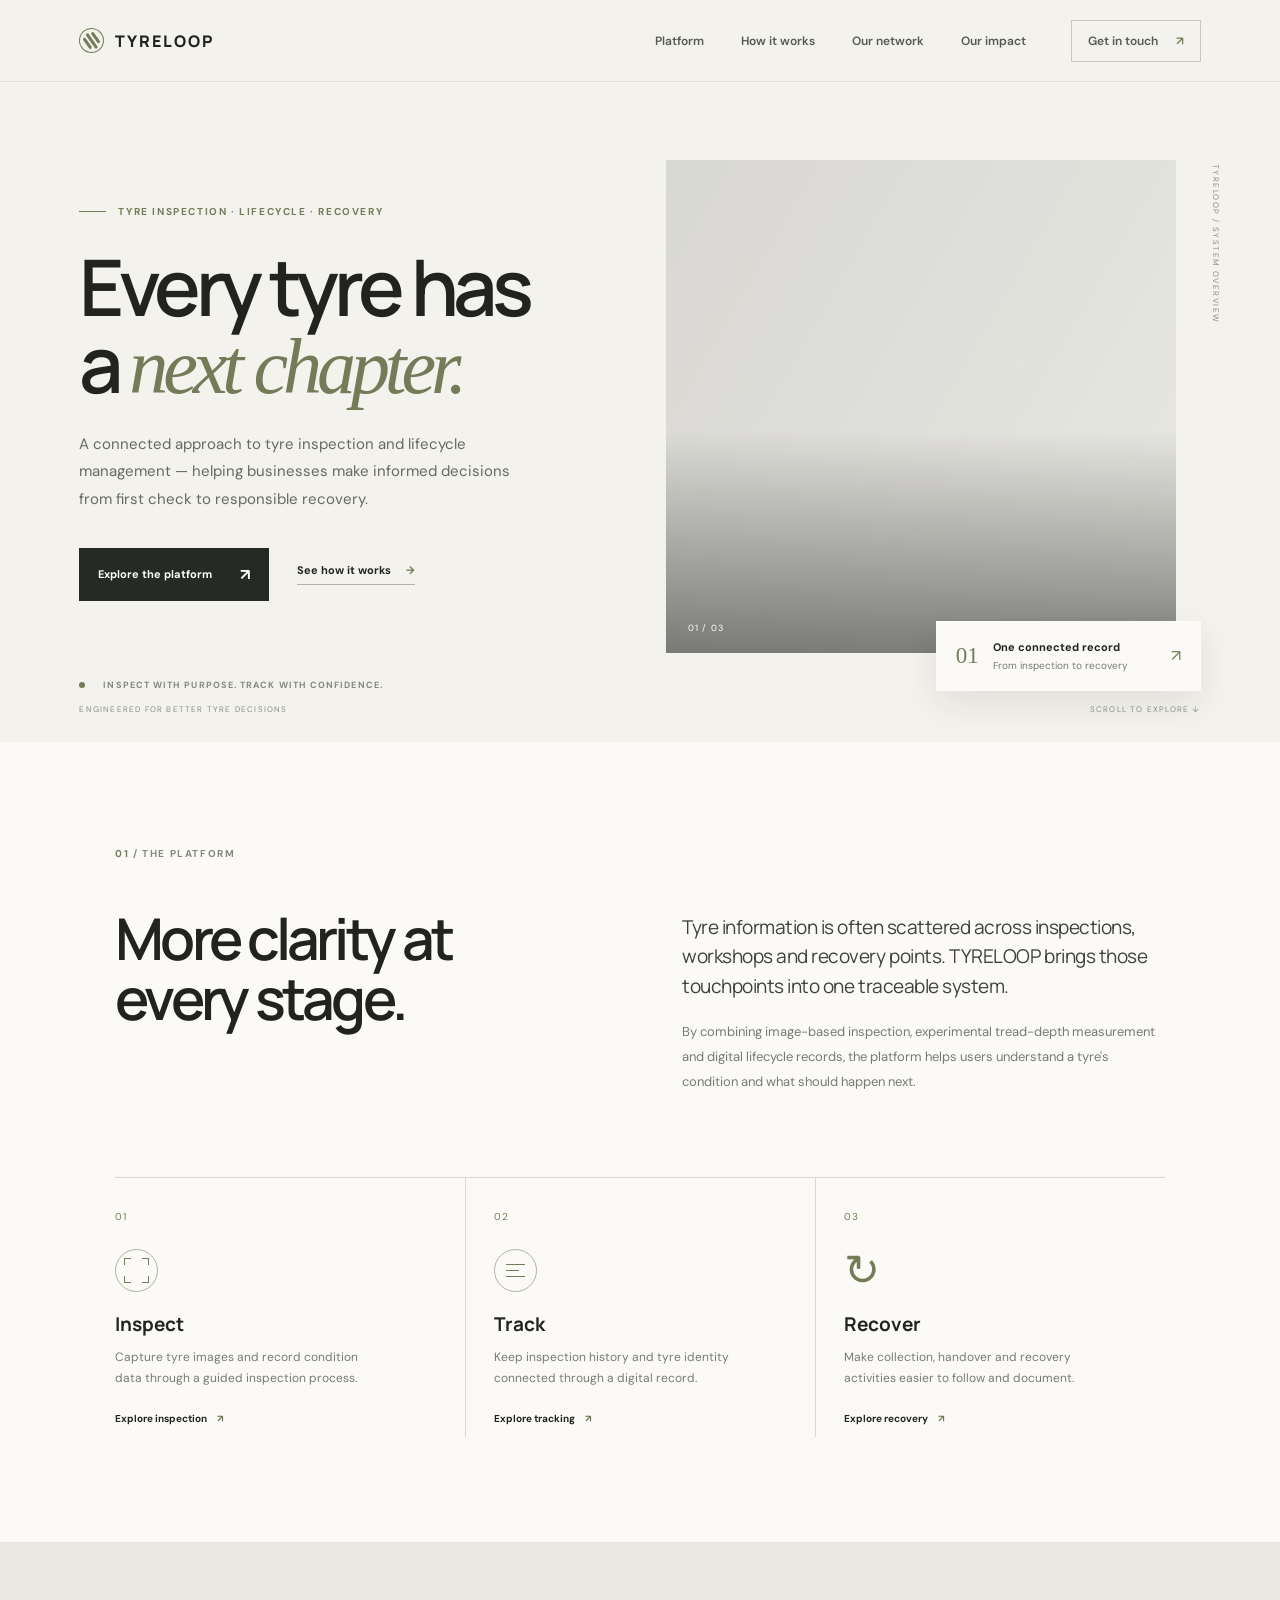
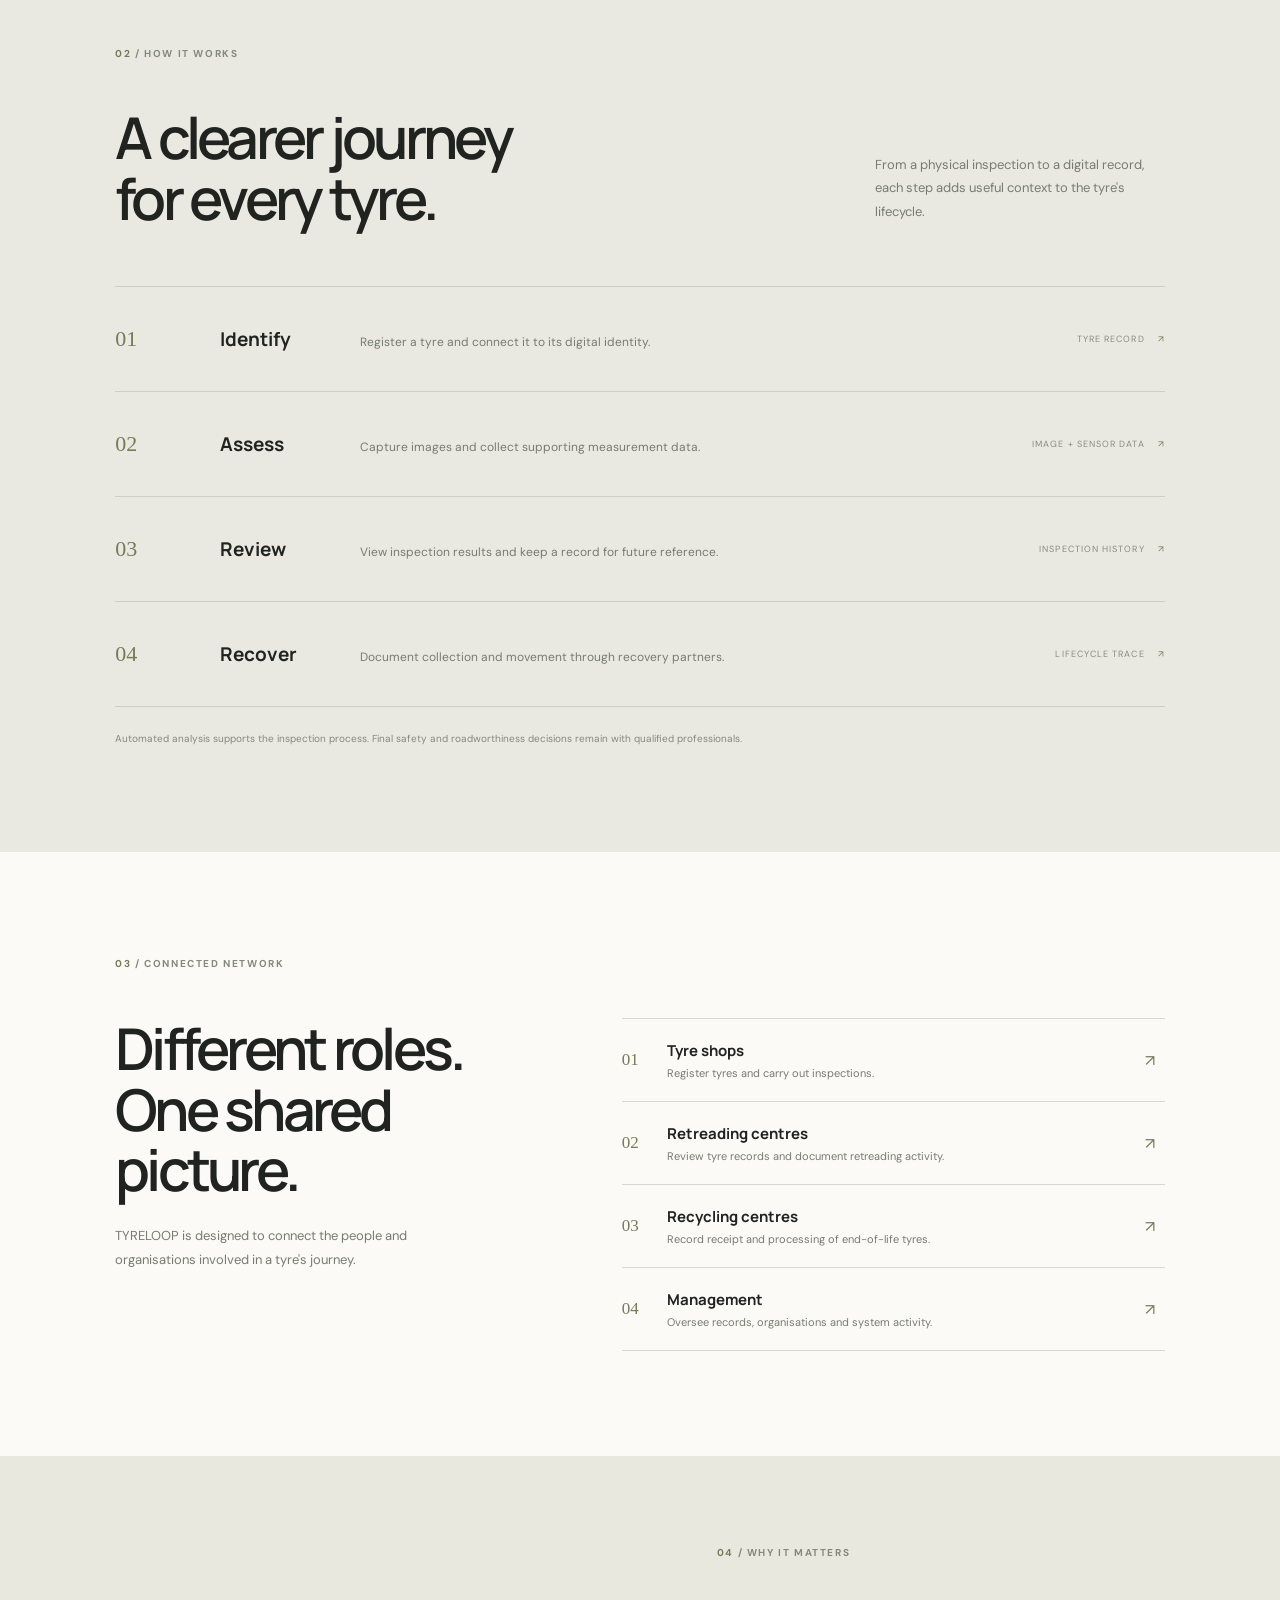
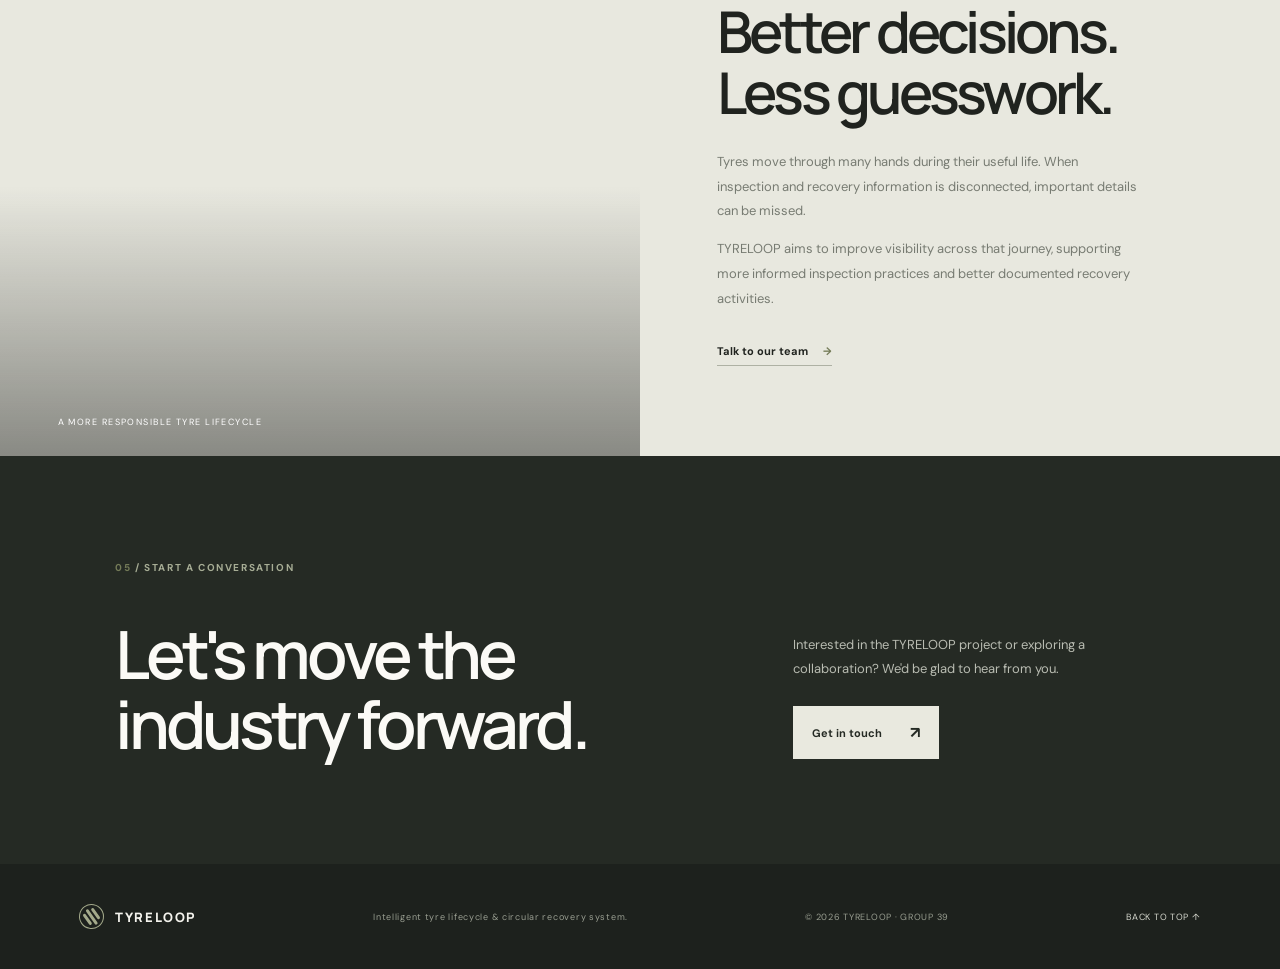
<file: frontend/index.html>
<!DOCTYPE html>
<html lang="en">
<head>
  <meta charset="UTF-8">
  <meta name="viewport" content="width=device-width, initial-scale=1.0">
  <meta name="description" content="TYRELOOP brings tyre inspection, lifecycle records and recovery tracking into one connected platform.">
  <title>TYRELOOP — Smarter Tyre Lifecycle Management</title>
  <link rel="preconnect" href="https://fonts.googleapis.com">
  <link rel="preconnect" href="https://fonts.gstatic.com" crossorigin>
  <link href="https://fonts.googleapis.com/css2?family=DM+Sans:wght@400;500;600;700&family=Manrope:wght@400;500;600;700;800&display=swap" rel="stylesheet">
  <link rel="stylesheet" href="css/style.css">
</head>
<body>
  <header class="site-header">
    <a class="brand" href="#home" aria-label="TYRELOOP home">
      <span class="brand-mark"><span></span><span></span><span></span></span>
      <span>TYRELOOP</span>
    </a>
    <button class="menu-toggle" id="menuToggle" aria-label="Open navigation" aria-expanded="false">
      <span></span><span></span>
    </button>
    <nav class="main-nav" id="mainNav">
      <a href="#platform">Platform</a>
      <a href="#process">How it works</a>
      <a href="#network">Our network</a>
      <a href="#impact">Our impact</a>
    </nav>
    <a class="header-action" href="#contact">Get in touch <span>↗</span></a>
  </header>

  <main>
    <section class="hero" id="home">
      <div class="hero-copy">
        <p class="eyebrow"><span class="eyebrow-line"></span> TYRE INSPECTION · LIFECYCLE · RECOVERY</p>
        <h1>Every tyre has<br>a <em>next chapter.</em></h1>
        <p class="hero-description">A connected approach to tyre inspection and lifecycle management — helping businesses make informed decisions from first check to responsible recovery.</p>
        <div class="hero-actions">
          <a class="button button-dark" href="#platform">Explore the platform <span>↗</span></a>
          <a class="text-link" href="#process">See how it works <span>→</span></a>
        </div>
        <div class="hero-footnote">
          <span class="status-dot"></span> 
          <br>
          <span>INSPECT WITH PURPOSE. TRACK WITH CONFIDENCE.</span>
        </div>
      </div>
      <div class="hero-visual">
        <div class="hero-photo">
          <div class="photo-shade"></div>
          <div class="photo-caption"><span>01 / 03</span><span>BUILT AROUND THE TYRE</span></div>
        </div>
        <div class="visual-note">
          <span class="note-index">01</span>
          <div><strong>One connected record</strong><span>From inspection to recovery</span></div>
          <span class="note-arrow">↗</span>
        </div>
        <div class="vertical-label">TYRELOOP / SYSTEM OVERVIEW</div>
      </div>
      <br>
      <div class="hero-bottom"><span>ENGINEERED FOR BETTER TYRE DECISIONS</span><span>SCROLL TO EXPLORE ↓</span></div>
    </section>

    <section class="intro section-pad" id="platform">
      <div class="section-kicker"><span>01</span> / THE PLATFORM</div>
      <div class="intro-content">
        <h2>More clarity at<br>every stage.</h2>
        <div class="intro-text">
          <p class="large-copy">Tyre information is often scattered across inspections, workshops and recovery points. TYRELOOP brings those touchpoints into one traceable system.</p>
          <p>By combining image-based inspection, experimental tread-depth measurement and digital lifecycle records, the platform helps users understand a tyre's condition and what should happen next.</p>
        </div>
      </div>
      <div class="capability-grid">
        <article class="capability">
          <span class="cap-number">01</span>
          <div class="cap-icon icon-scan"><span></span><span></span><span></span><span></span></div>
          <h3>Inspect</h3>
          <p>Capture tyre images and record condition data through a guided inspection process.</p>
          <a href="#process">Explore inspection <span>↗</span></a>
        </article>
        <article class="capability">
          <span class="cap-number">02</span>
          <div class="cap-icon icon-record"><span></span><span></span><span></span></div>
          <h3>Track</h3>
          
          <p>Keep inspection history and tyre identity connected through a digital record.</p>
          <a href="#process">Explore tracking <span>↗</span></a>
        </article>
        <article class="capability">
          <span class="cap-number">03</span>
          <div class="cap-icon icon-cycle">↻</div>
          <h3>Recover</h3>
          <p>Make collection, handover and recovery activities easier to follow and document.</p>
          <a href="#process">Explore recovery <span>↗</span></a>
        </article>
      </div>
    </section>

    <section class="process-section section-pad" id="process">
      <div class="section-kicker"><span>02</span> / HOW IT WORKS</div>
      <div class="process-heading">
        <h2>A clearer journey<br>for every tyre.</h2>
        <p>From a physical inspection to a digital record, each step adds useful context to the tyre's lifecycle.</p>
      </div>
      <div class="process-list">
        <article class="process-step">
          <span class="step-number">01</span>
          <div class="step-main"><h3>Identify</h3><p>Register a tyre and connect it to its digital identity.</p></div>
          <div class="step-detail">TYRE RECORD <span>↗</span></div>
        </article>
        <article class="process-step">
          <span class="step-number">02</span>
          <div class="step-main"><h3>Assess</h3><p>Capture images and collect supporting measurement data.</p></div>
          <div class="step-detail">IMAGE + SENSOR DATA <span>↗</span></div>
        </article>
        <article class="process-step">
          <span class="step-number">03</span>
          <div class="step-main"><h3>Review</h3><p>View inspection results and keep a record for future reference.</p></div>
          <div class="step-detail">INSPECTION HISTORY <span>↗</span></div>
        </article>
        <article class="process-step">
          <span class="step-number">04</span>
          <div class="step-main"><h3>Recover</h3><p>Document collection and movement through recovery partners.</p></div>
          <div class="step-detail">LIFECYCLE TRACE <span>↗</span></div>
        </article>
      </div>
      <p class="process-note">Automated analysis supports the inspection process. Final safety and roadworthiness decisions remain with qualified professionals.</p>
    </section>

    <section class="network-section section-pad" id="network">
      <div class="section-kicker"><span>03</span> / CONNECTED NETWORK</div>
      <div class="network-layout">
        <div>
          <h2>Different roles.<br>One shared picture.</h2>
          <p class="network-copy">TYRELOOP is designed to connect the people and organisations involved in a tyre's journey.</p>
        </div>
        <div class="network-cards">
          <div class="network-card"><span>01</span><div><h3>Tyre shops</h3><p>Register tyres and carry out inspections.</p></div><b>↗</b></div>
          <div class="network-card"><span>02</span><div><h3>Retreading centres</h3><p>Review tyre records and document retreading activity.</p></div><b>↗</b></div>
          <div class="network-card"><span>03</span><div><h3>Recycling centres</h3><p>Record receipt and processing of end-of-life tyres.</p></div><b>↗</b></div>
          <div class="network-card"><span>04</span><div><h3>Management</h3><p>Oversee records, organisations and system activity.</p></div><b>↗</b></div>
        </div>
      </div>
    </section>

    <section class="impact-section" id="impact">
      <div class="impact-image">
        <div class="impact-image-label">A MORE RESPONSIBLE TYRE LIFECYCLE</div>
      </div>
      <div class="impact-copy">
        <div class="section-kicker"><span>04</span> / WHY IT MATTERS</div>
        <h2>Better decisions.<br>Less guesswork.</h2>
        <p>Tyres move through many hands during their useful life. When inspection and recovery information is disconnected, important details can be missed.</p>
        <p>TYRELOOP aims to improve visibility across that journey, supporting more informed inspection practices and better documented recovery activities.</p>
        <a class="text-link" href="#contact">Talk to our team <span>→</span></a>
      </div>
    </section>

    <section class="contact-section section-pad" id="contact">
      <div class="section-kicker"><span>05</span> / START A CONVERSATION</div>
      <div class="contact-content">
        <h2>Let's move the<br>industry forward.</h2>
        <div>
          <p>Interested in the TYRELOOP project or exploring a collaboration? We'd be glad to hear from you.</p>
          <a class="button button-light" href="mailto:hello@tyreloop.lk">Get in touch <span>↗</span></a>
        </div>
      </div>
    </section>
  </main>

  <footer class="site-footer">
    <a class="brand footer-brand" href="#home">
      <span class="brand-mark"><span></span><span></span><span></span></span>
      <span>TYRELOOP</span>
    </a>
    <p>Intelligent tyre lifecycle & circular recovery system.</p>
    <span class="footer-meta">© 2026 TYRELOOP · GROUP 39</span>
    <a class="back-top" href="#home">BACK TO TOP ↑</a>
  </footer>

  <script src="js/script.js"></script>
</body>
</html>
</file>
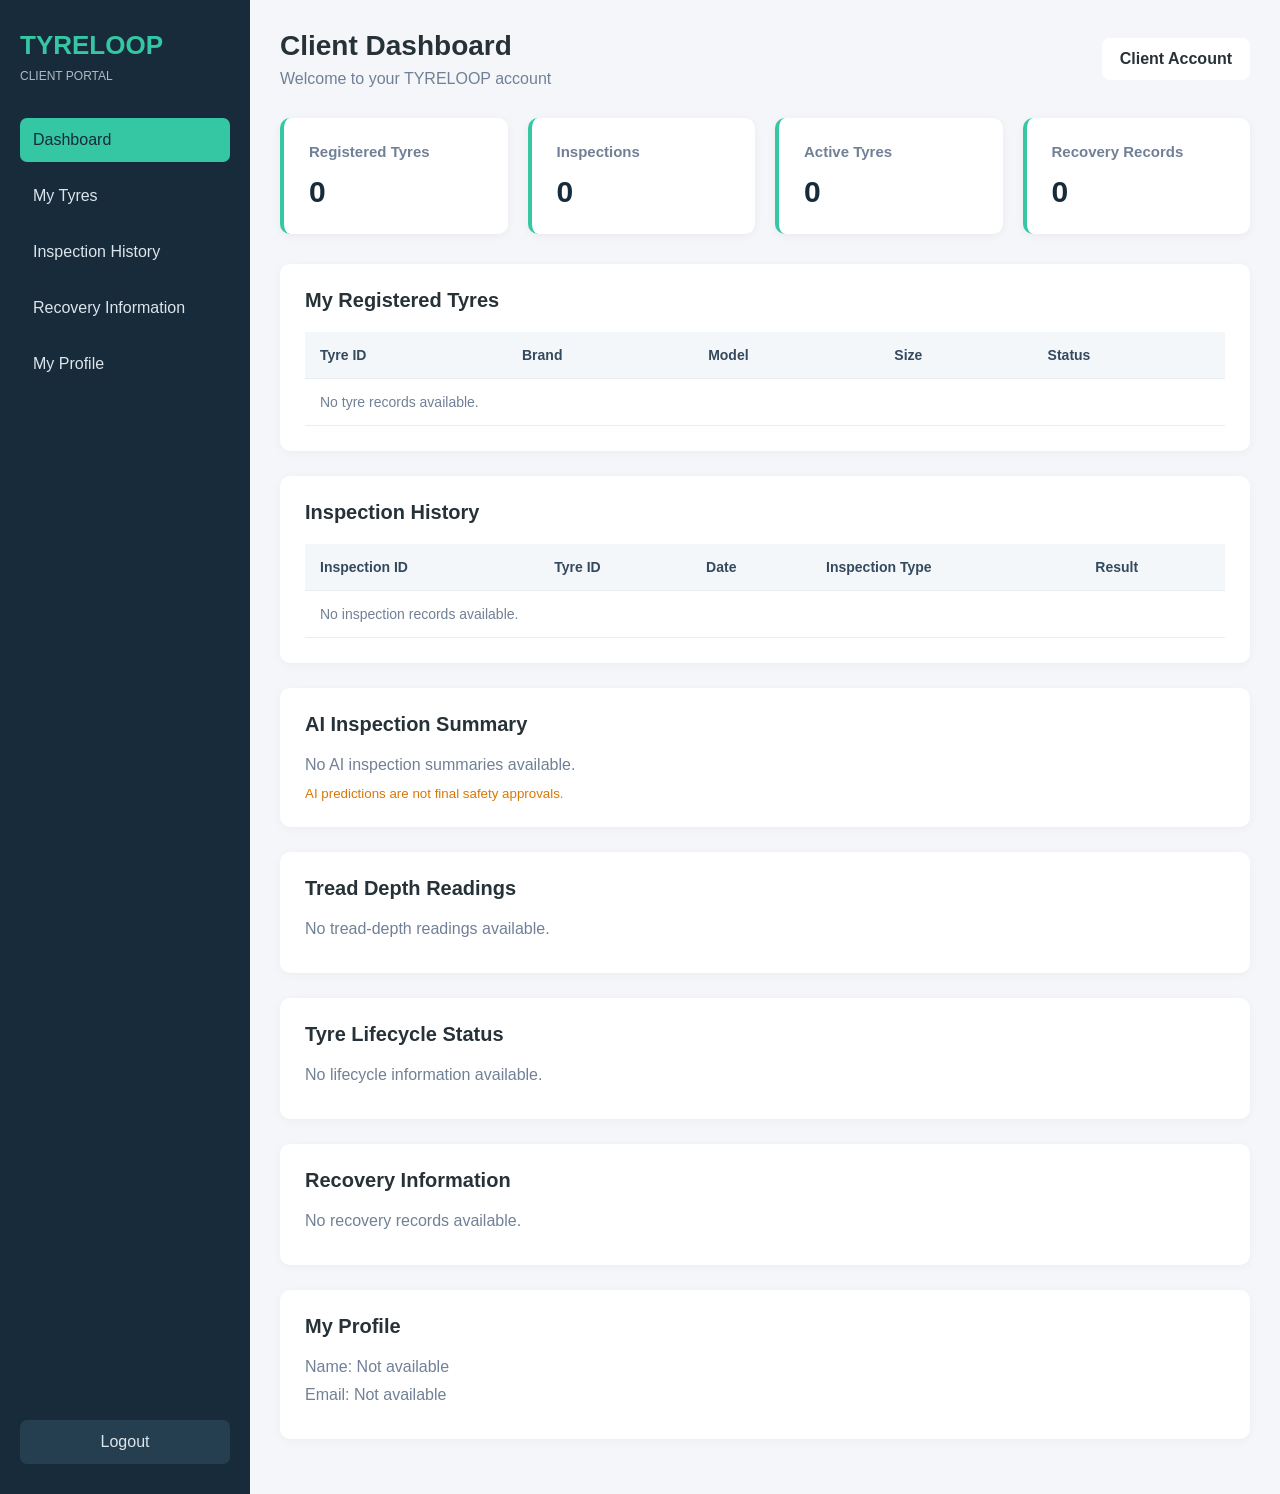
<file: frontend/pages/client-dashboard.html>
<!DOCTYPE html>
<html lang="en">
<head>
    <meta charset="UTF-8">
    <meta name="viewport" content="width=device-width, initial-scale=1.0">
    <title>TYRELOOP | Client Dashboard</title>
    <link rel="stylesheet" href="../css/dashboard.css">
</head>
<body>

<div class="dashboard">

    <aside class="sidebar">
        <h2>TYRELOOP</h2>
        <p>CLIENT PORTAL</p>

        <nav>
            <a href="#" class="active">Dashboard</a>
            <a href="#tyres">My Tyres</a>
            <a href="#inspections">Inspection History</a>
            <a href="#recovery">Recovery Information</a>
            <a href="#profile">My Profile</a>
        </nav>

        <a href="login.html" class="logout">Logout</a>
    </aside>

    <main class="main-content">

        <header class="topbar">
            <div>
                <h1>Client Dashboard</h1>
                <p>Welcome to your TYRELOOP account</p>
            </div>
            <div class="user-info">Client Account</div>
        </header>

        <section class="summary-cards">
            <div class="card">
                <h3>Registered Tyres</h3>
                <p>0</p>
            </div>
            <div class="card">
                <h3>Inspections</h3>
                <p>0</p>
            </div>
            <div class="card">
                <h3>Active Tyres</h3>
                <p>0</p>
            </div>
            <div class="card">
                <h3>Recovery Records</h3>
                <p>0</p>
            </div>
        </section>

        <section class="content-section" id="tyres">
            <h2>My Registered Tyres</h2>
            <div class="table-container">
                <table>
                    <thead>
                        <tr>
                            <th>Tyre ID</th>
                            <th>Brand</th>
                            <th>Model</th>
                            <th>Size</th>
                            <th>Status</th>
                        </tr>
                    </thead>
                    <tbody>
                        <tr>
                            <td colspan="5">No tyre records available.</td>
                        </tr>
                    </tbody>
                </table>
            </div>
        </section>

        <section class="content-section" id="inspections">
            <h2>Inspection History</h2>
            <div class="table-container">
                <table>
                    <thead>
                        <tr>
                            <th>Inspection ID</th>
                            <th>Tyre ID</th>
                            <th>Date</th>
                            <th>Inspection Type</th>
                            <th>Result</th>
                        </tr>
                    </thead>
                    <tbody>
                        <tr>
                            <td colspan="5">No inspection records available.</td>
                        </tr>
                    </tbody>
                </table>
            </div>
        </section>

        <section class="content-section">
            <h2>AI Inspection Summary</h2>
            <p>No AI inspection summaries available.</p>
            <small>AI predictions are not final safety approvals.</small>
        </section>

        <section class="content-section">
            <h2>Tread Depth Readings</h2>
            <p>No tread-depth readings available.</p>
        </section>

        <section class="content-section">
            <h2>Tyre Lifecycle Status</h2>
            <p>No lifecycle information available.</p>
        </section>

        <section class="content-section" id="recovery">
            <h2>Recovery Information</h2>
            <p>No recovery records available.</p>
        </section>

        <section class="content-section" id="profile">
            <h2>My Profile</h2>
            <p>Name: Not available</p>
            <p>Email: Not available</p>
        </section>

    </main>
</div>

<script src="../js/client-dashboard.js"></script>
</body>
</html>
</file>
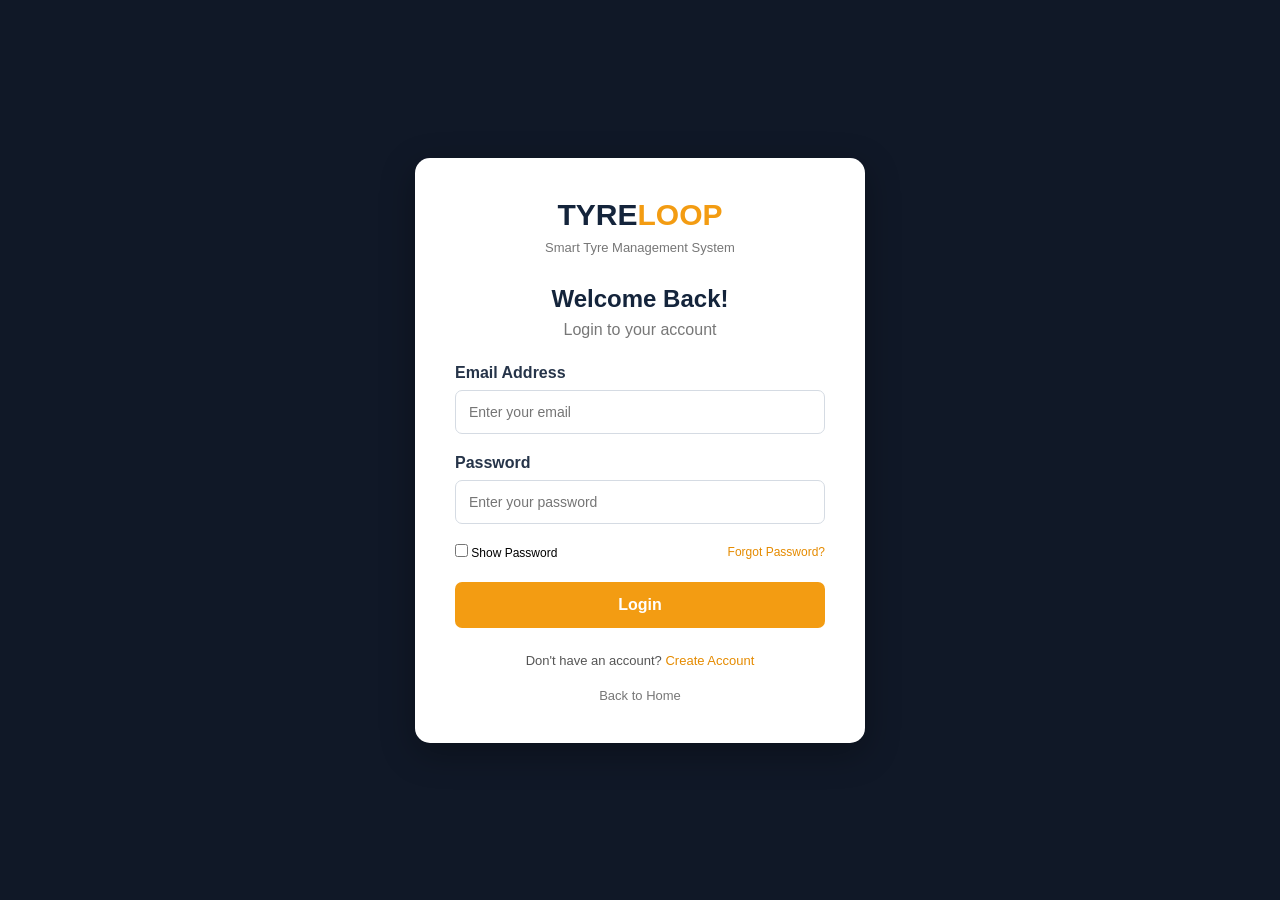
<file: frontend/pages/login.html>
<!DOCTYPE html>
<html lang="en">
<head>
    <meta charset="UTF-8">
    <meta name="viewport" content="width=device-width, initial-scale=1.0">
    <title>TYRELOOP | Login</title>
    <link rel="stylesheet" href="../css/auth.css">
</head>
<body>

    <div class="auth-container">

        <div class="auth-card">

            <div class="logo">
                <h1>TYRE<span>LOOP</span></h1>
                <p>Smart Tyre Management System</p>
            </div>

            <h2>Welcome Back!</h2>
            <p class="subtitle">Login to your account</p>

            <form id="loginForm">

                <div class="form-group">
                    <label for="email">Email Address</label>
                    <input
                        type="email"
                        id="email"
                        name="email"
                        placeholder="Enter your email"
                        required>
                </div>

                <div class="form-group">
                    <label for="password">Password</label>
                    <input
                        type="password"
                        id="password"
                        name="password"
                        placeholder="Enter your password"
                        required>
                </div>

                <div class="form-options">
                    <label>
                        <input type="checkbox" id="showPassword">
                        Show Password
                    </label>

                    <a href="#" id="forgotPassword">Forgot Password?</a>
                </div>

                <button type="submit" id="loginButton">
                    Login
                </button>

                <p id="message" class="message"></p>

            </form>

            <div class="auth-footer">
                Don't have an account?
                <a href="register.html">Create Account</a>
            </div>

            <a href="index.html" class="back-link">Back to Home</a>

        </div>

    </div>

    <script src="../js/auth.js"></script>

</body>
</html>
</file>
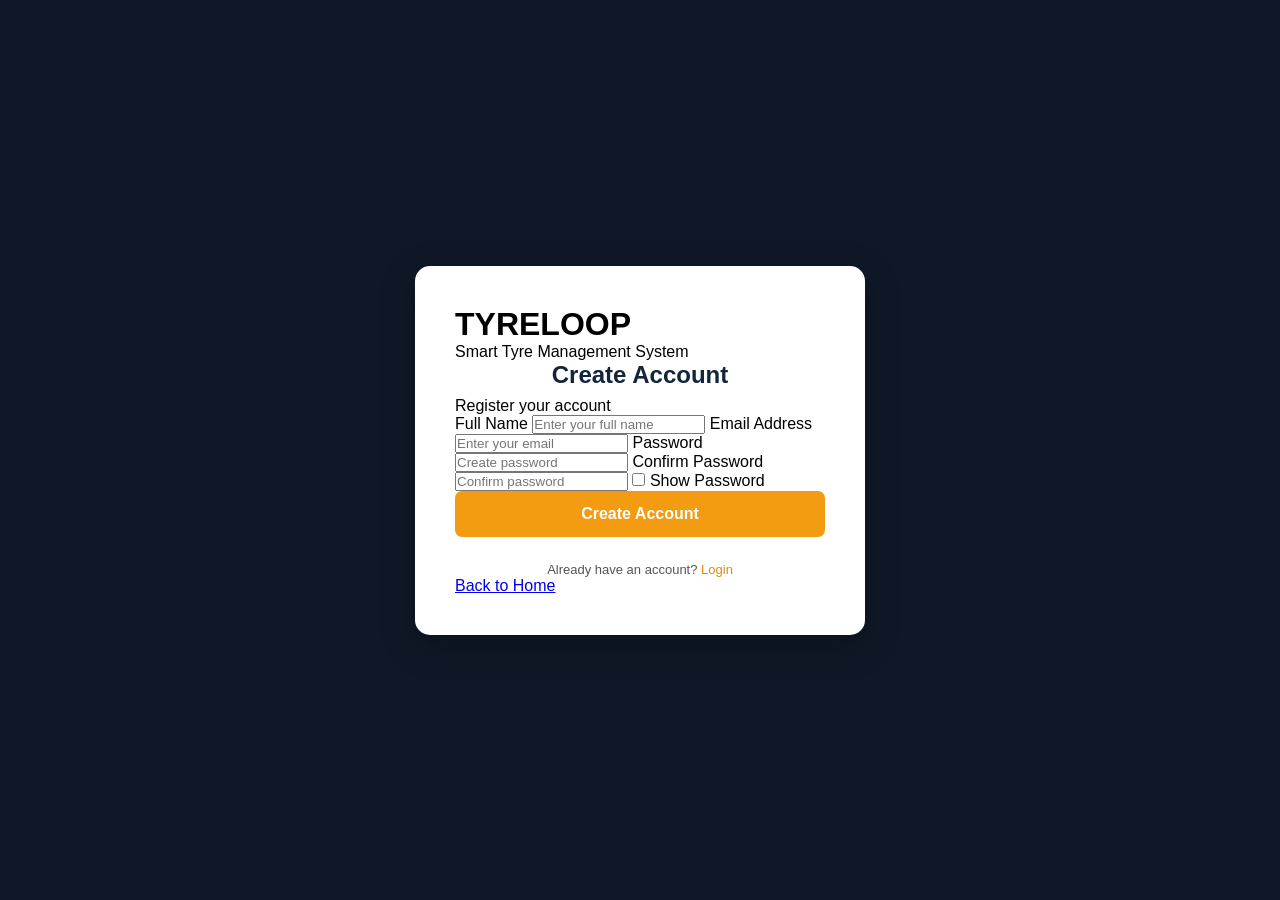
<file: frontend/pages/register.html>
<!DOCTYPE html>
<html lang="en">
<head>
    <meta charset="UTF-8">
    <meta name="viewport" content="width=device-width, initial-scale=1.0">
    <title>TYRELOOP | Registration</title>
    <link rel="stylesheet" href="../css/auth.css">
</head>
<body>

    <div class="auth-container">
        <div class="auth-card">

            <h1>TYRE<span>LOOP</span></h1>
            <p>Smart Tyre Management System</p>

            <h2>Create Account</h2>
            <p>Register your account</p>

            <form id="registerForm">

                <label>Full Name</label>
                <input type="text" id="name"
                    placeholder="Enter your full name" required>

                <label>Email Address</label>
                <input type="email" id="email"
                    placeholder="Enter your email" required>

                <label>Password</label>
                <input type="password" id="password"
                    placeholder="Create password" required>

                <label>Confirm Password</label>
                <input type="password" id="confirmPassword"
                    placeholder="Confirm password" required>

                <label>
                    <input type="checkbox" id="showPassword">
                    Show Password
                </label>

                <button type="submit" id="registerButton">
                    Create Account
                </button>

                <p id="message"></p>

            </form>

            <div class="auth-footer">
                Already have an account?
                <a href="login.html">Login</a>
            </div>

            <a href="index.html">Back to Home</a>

        </div>
    </div>

    <script src="../js/auth.js"></script>
</body>
</html>
</file>
<file: frontend/css/style.css>
@import url('https://fonts.googleapis.com/css2?family=DM+Sans:wght@400;500;600;700&family=Manrope:wght@400;500;600;700;800&display=swap');

:root {
  --ink: #20231f;
  --muted: #777b72;
  --paper: #f3f2ed;
  --white: #fbfaf6;
  --olive: #747b58;
  --line: #d9d9d0;
  --dark: #252a24;
  --serif: Georgia, 'Times New Roman', serif;
}

* { box-sizing: border-box; }
html { scroll-behavior: smooth; }
body { margin: 0; background: var(--paper); color: var(--ink); font-family: 'DM Sans', sans-serif; }
a { color: inherit; text-decoration: none; }
button { font: inherit; }
.site-header { height: 82px; padding: 0 6.2%; display: flex; align-items: center; justify-content: space-between; background: var(--paper); border-bottom: 1px solid rgba(32,35,31,.09); position: relative; z-index: 5; }
.brand { display: inline-flex; align-items: center; gap: 11px; font-family: Manrope, sans-serif; font-size: 16px; font-weight: 800; letter-spacing: .12em; }
.brand-mark { width: 25px; height: 25px; display: flex; align-items: center; justify-content: center; gap: 2px; border: 1px solid var(--olive); border-radius: 50%; transform: rotate(-35deg); }
.brand-mark span { display: block; width: 3px; height: 13px; border-radius: 5px; background: var(--olive); }
.brand-mark span:nth-child(2) { height: 18px; }
.main-nav { display: flex; align-items: center; gap: 37px; margin-left: auto; margin-right: 45px; }
.main-nav a, .header-action { font-size: 12px; font-weight: 600; color: #555950; transition: color .2s; }
.main-nav a:hover, .header-action:hover { color: var(--olive); }
.header-action { border: 1px solid #c8c9be; padding: 12px 16px; }
.header-action span { margin-left: 15px; color: var(--olive); }
.menu-toggle { display: none; }
.hero { min-height: 650px; padding: 78px 6.2% 30px; display: grid; grid-template-columns: 1fr 1.03fr; column-gap: 6%; position: relative; }
.hero-copy { padding-top: 45px; }
.eyebrow, .section-kicker { font-size: 10px; letter-spacing: .16em; font-weight: 700; color: var(--olive); }
.eyebrow { display: flex; align-items: center; gap: 12px; }
.eyebrow-line { width: 27px; height: 1px; background: var(--olive); }
h1, h2, h3, p { margin-top: 0; }
h1, h2 { font-family: Manrope, sans-serif; letter-spacing: -.065em; font-weight: 600; }
h1 { font-size: clamp(55px, 6.1vw, 88px); line-height: .99; margin: 30px 0 25px; }
h1 em { color: var(--olive); font-family: var(--serif); font-weight: 400; }
.hero-description { max-width: 440px; color: #666a61; font-size: 15px; line-height: 1.85; }
.hero-actions { display: flex; align-items: center; gap: 28px; margin-top: 34px; }
.button { display: inline-flex; align-items: center; justify-content: space-between; gap: 28px; padding: 16px 19px; font-size: 11px; font-weight: 700; transition: transform .2s, background .2s; }
.button:hover { transform: translateY(-2px); }
.button-dark { background: var(--dark); color: white; }
.button-dark span, .button-light span { font-size: 16px; }
.text-link { font-size: 11px; font-weight: 700; border-bottom: 1px solid #aeb1a4; padding-bottom: 7px; }
.text-link span { margin-left: 12px; color: var(--olive); }
.hero-footnote { display: flex; align-items: center; gap: 9px; margin-top: 78px; font-size: 9px; letter-spacing: .12em; color: #85887e; font-weight: 700; }
.status-dot { width: 6px; height: 6px; border-radius: 50%; background: var(--olive); }
.hero-visual { position: relative; min-height: 480px; }
.hero-photo { position: absolute; inset: 0 25px 38px 0; overflow: hidden; background: linear-gradient(120deg, rgba(21,25,20,.12), rgba(21,25,20,.05)), url('https://images.unsplash.com/photo-1486262715619-67b85e0b08d3?auto=format&fit=crop&w=1400&q=85') center/cover; filter: saturate(.62); }
.photo-shade { position: absolute; inset: 0; background: linear-gradient(180deg, transparent 55%, rgba(20,23,19,.5)); }
.photo-caption { position: absolute; bottom: 19px; left: 22px; right: 22px; display: flex; justify-content: space-between; color: white; font-size: 9px; letter-spacing: .13em; }
.visual-note { position: absolute; bottom: 0; right: 0; width: 265px; background: var(--white); padding: 19px 20px; display: flex; align-items: center; gap: 14px; box-shadow: 0 12px 35px rgba(30,34,27,.09); }
.note-index { color: var(--olive); font-family: var(--serif); font-size: 23px; }
.visual-note div { display: flex; flex-direction: column; gap: 5px; }
.visual-note strong { font-size: 11px; }
.visual-note div span { color: var(--muted); font-size: 10px; }
.note-arrow { margin-left: auto; color: var(--olive); }
.vertical-label { position: absolute; right: -20px; top: 4px; writing-mode: vertical-rl; font-size: 8px; letter-spacing: .18em; color: #8a8d83; }
.hero-bottom { position: absolute; bottom: 28px; left: 6.2%; right: 6.2%; display: flex; justify-content: space-between; font-size: 8px; letter-spacing: .15em; color: #8a8d83; }
.section-pad { padding: 105px 9%; }
.intro { background: var(--white); }
.section-kicker { color: #85897a; }
.section-kicker span { color: var(--olive); }
.intro-content { display: grid; grid-template-columns: 1fr 1fr; gap: 8%; margin: 48px 0 70px; }
h2 { font-size: clamp(40px, 4.5vw, 61px); line-height: 1.05; margin-bottom: 0; }
.intro-text { max-width: 490px; padding-top: 5px; }
.large-copy { font-family: Manrope, sans-serif; font-size: 19px; line-height: 1.55; letter-spacing: -.025em; color: #3e423a; }
.intro-text p:last-child, .network-copy, .impact-copy > p { font-size: 13px; line-height: 1.9; color: var(--muted); }
.capability-grid { display: grid; grid-template-columns: repeat(3, 1fr); border-top: 1px solid var(--line); }
.capability { min-height: 255px; padding: 26px 28px 10px 0; position: relative; }
.capability + .capability { border-left: 1px solid var(--line); padding-left: 28px; }
.cap-number { color: var(--olive); font-size: 10px; letter-spacing: .1em; }
.cap-icon { width: 43px; height: 43px; margin: 24px 0 19px; color: var(--olive); position: relative; }
.icon-scan { border: 1px solid #aeb39e; border-radius: 50%; }
.icon-scan span { position: absolute; width: 7px; height: 7px; border: 1px solid var(--olive); }
.icon-scan span:nth-child(1) { top: 8px; left: 8px; border-right: 0; border-bottom: 0; }
.icon-scan span:nth-child(2) { top: 8px; right: 8px; border-left: 0; border-bottom: 0; }
.icon-scan span:nth-child(3) { bottom: 8px; left: 8px; border-right: 0; border-top: 0; }
.icon-scan span:nth-child(4) { bottom: 8px; right: 8px; border-left: 0; border-top: 0; }
.icon-record { border: 1px solid #aeb39e; border-radius: 50%; display: flex; flex-direction: column; justify-content: center; gap: 5px; padding: 0 11px; }
.icon-record span { height: 1px; background: var(--olive); }
.icon-record span:nth-child(2) { width: 70%; }
.icon-cycle { font-size: 43px; line-height: 1; font-weight: 300; }
.capability h3 { font-family: Manrope, sans-serif; font-size: 19px; margin-bottom: 10px; }
.capability p { min-height: 45px; max-width: 270px; font-size: 12px; line-height: 1.75; color: var(--muted); }
.capability a { display: inline-block; margin-top: 8px; font-size: 10px; font-weight: 700; }
.capability a span { color: var(--olive); margin-left: 8px; }
.process-section { background: #e9e9e1; }
.process-heading { display: flex; justify-content: space-between; align-items: end; margin: 47px 0 58px; }
.process-heading > p { width: 290px; font-size: 13px; line-height: 1.8; color: var(--muted); margin-bottom: 5px; }
.process-list { border-top: 1px solid #cfd0c5; }
.process-step { display: grid; grid-template-columns: 10% 1fr 24%; align-items: center; min-height: 105px; border-bottom: 1px solid #cfd0c5; }
.step-number { font-family: var(--serif); font-size: 22px; color: var(--olive); }
.step-main { display: flex; align-items: baseline; gap: 35px; }
.step-main h3 { font-family: Manrope, sans-serif; font-size: 19px; min-width: 105px; margin: 0; }
.step-main p { color: var(--muted); font-size: 12px; margin: 0; }
.step-detail { justify-self: end; font-size: 9px; letter-spacing: .12em; color: #888b80; }
.step-detail span { color: var(--olive); margin-left: 10px; }
.process-note { margin: 23px 0 0; font-size: 10px; color: #85887e; line-height: 1.7; }
.network-section { background: var(--white); }
.network-layout { display: grid; grid-template-columns: .85fr 1.15fr; gap: 10%; margin-top: 48px; }
.network-copy { max-width: 300px; margin-top: 24px; }
.network-cards { border-top: 1px solid var(--line); }
.network-card { display: grid; grid-template-columns: 45px 1fr 20px; align-items: center; padding: 21px 0; border-bottom: 1px solid var(--line); }
.network-card > span { font-family: var(--serif); color: var(--olive); font-size: 17px; }
.network-card h3 { font-family: Manrope, sans-serif; font-size: 15px; margin: 0 0 5px; }
.network-card p { color: var(--muted); font-size: 11px; margin: 0; }
.network-card b { color: var(--olive); font-weight: 400; }
.impact-section { display: grid; grid-template-columns: 1fr 1fr; background: #e8e8df; }
.impact-image { min-height: 540px; position: relative; background: linear-gradient(180deg, transparent 55%, rgba(20,23,19,.45)), url('https://images.unsplash.com/photo-1519641471654-76ce0107ad1b?auto=format&fit=crop&w=1200&q=85') center/cover; filter: saturate(.55); }
.impact-image-label { position: absolute; left: 9%; bottom: 28px; color: white; font-size: 9px; letter-spacing: .16em; }
.impact-copy { padding: 90px 12%; align-self: center; }
.impact-copy h2 { margin: 42px 0 28px; }
.impact-copy > p { max-width: 420px; }
.impact-copy .text-link { display: inline-block; margin-top: 20px; }
.contact-section { background: var(--dark); color: var(--white); }
.contact-section .section-kicker { color: #a7ad95; }
.contact-content { display: grid; grid-template-columns: 1fr .65fr; gap: 10%; align-items: end; margin-top: 45px; }
.contact-content h2 { font-size: clamp(43px, 5.2vw, 70px); }
.contact-content p { color: #b9bcb2; font-size: 13px; line-height: 1.8; max-width: 340px; }
.button-light { background: #e9e9df; color: var(--dark); margin-top: 13px; }
.site-footer { min-height: 105px; padding: 25px 6.2%; display: flex; align-items: center; justify-content: space-between; background: #1d211d; color: #f4f3ed; }
.footer-brand { font-size: 13px; }
.footer-brand .brand-mark { border-color: #a4aa8b; }
.footer-brand .brand-mark span { background: #a4aa8b; }
.site-footer p, .footer-meta, .back-top { margin: 0; color: #999e91; font-size: 9px; letter-spacing: .08em; }
.back-top { color: #d6d8ce; }

@media (max-width: 900px) {
  .site-header { padding: 0 5%; }
  .main-nav { gap: 19px; margin-right: 22px; }
  .hero { padding-left: 5%; padding-right: 5%; column-gap: 4%; }
  .hero-bottom { left: 5%; right: 5%; }
  .section-pad { padding: 85px 7%; }
  .impact-copy { padding: 70px 9%; }
}
@media (max-width: 680px) {
  .site-header { height: 70px; }
  .brand { font-size: 14px; }
  .menu-toggle { display: flex; flex-direction: column; gap: 6px; border: 0; background: none; padding: 10px; margin-left: auto; }
  .menu-toggle span { width: 23px; height: 1px; background: var(--ink); }
  .main-nav { display: none; position: absolute; top: 70px; left: 0; right: 0; padding: 22px 6%; background: var(--paper); border-bottom: 1px solid var(--line); flex-direction: column; align-items: flex-start; gap: 20px; margin: 0; }
  .main-nav.open { display: flex; }
  .header-action { display: none; }
  .hero { display: flex; flex-direction: column; padding: 55px 6% 65px; }
  .hero-copy { padding-top: 0; }
  h1 { font-size: clamp(53px, 14vw, 76px); }
  .hero-description { font-size: 13px; }
  .hero-actions { gap: 18px; flex-wrap: wrap; }
  .hero-footnote { margin-top: 42px; }
  .hero-visual { min-height: 370px; margin-top: 45px; }
  .hero-photo { inset: 0 15px 35px 0; }
  .vertical-label { right: -13px; }
  .hero-bottom { bottom: 22px; font-size: 7px; }
  .section-pad { padding: 72px 7%; }
  .intro-content, .network-layout, .contact-content { grid-template-columns: 1fr; gap: 28px; margin-top: 35px; }
  .intro-content { margin-bottom: 45px; }
  .large-copy { font-size: 17px; }
  .capability-grid { grid-template-columns: 1fr; }
  .capability, .capability + .capability { border-left: 0; border-bottom: 1px solid var(--line); padding: 22px 0 25px; min-height: 0; }
  .capability p { min-height: 0; }
  .cap-icon { margin: 18px 0 14px; }
  .process-heading { display: block; margin: 35px 0 35px; }
  .process-heading > p { width: auto; margin-top: 22px; }
  .process-step { grid-template-columns: 38px 1fr; padding: 20px 0; gap: 10px; }
  .step-main { display: block; }
  .step-main h3 { margin-bottom: 7px; }
  .step-main p { line-height: 1.6; }
  .step-detail { display: none; }
  .network-layout { margin-top: 35px; }
  .impact-section { grid-template-columns: 1fr; }
  .impact-image { min-height: 330px; }
  .impact-copy { padding: 65px 7%; }
  .impact-copy h2 { margin: 30px 0 22px; }
  .contact-content { margin-top: 35px; }
  .contact-content h2 { font-size: 48px; }
  .site-footer { padding: 28px 7%; display: grid; grid-template-columns: 1fr 1fr; gap: 18px; }
  .site-footer p { grid-column: 1 / -1; grid-row: 2; }
  .footer-meta { grid-column: 1; }
  .back-top { grid-column: 2; justify-self: end; }
}
</file>
<file: frontend/css/dashboard.css>
* {
    margin: 0;
    padding: 0;
    box-sizing: border-box;
}

body {
    font-family: Arial, sans-serif;
    background: #f4f6f9;
    color: #263238;
}

.dashboard {
    display: flex;
    min-height: 100vh;
}

.sidebar {
    width: 250px;
    background: #172b3a;
    color: white;
    padding: 30px 20px;
    display: flex;
    flex-direction: column;
}

.sidebar h2 {
    color: #35c6a3;
    font-size: 26px;
    margin-bottom: 8px;
}

.sidebar p {
    font-size: 12px;
    color: #aebbc5;
    margin-bottom: 35px;
}

.sidebar nav {
    display: flex;
    flex-direction: column;
    gap: 12px;
}

.sidebar nav a,
.logout {
    color: #dce5eb;
    text-decoration: none;
    padding: 13px;
    border-radius: 7px;
    transition: 0.3s;
}

.sidebar nav a:hover,
.sidebar nav a.active {
    background: #35c6a3;
    color: #172b3a;
}

.logout {
    margin-top: auto;
    background: #263f50;
    text-align: center;
}

.main-content {
    flex: 1;
    padding: 30px;
    min-width: 0;
}

.topbar {
    display: flex;
    justify-content: space-between;
    align-items: center;
    margin-bottom: 30px;
    gap: 15px;
}

.topbar h1 {
    font-size: 28px;
    margin-bottom: 8px;
}

.topbar p {
    color: #718096;
}

.user-info {
    background: white;
    padding: 12px 18px;
    border-radius: 8px;
    font-weight: bold;
}

.summary-cards {
    display: grid;
    grid-template-columns: repeat(4, 1fr);
    gap: 20px;
    margin-bottom: 30px;
}

.card {
    background: white;
    padding: 25px;
    border-radius: 10px;
    box-shadow: 0 2px 10px rgba(0,0,0,0.05);
    border-left: 4px solid #35c6a3;
}

.card h3 {
    font-size: 15px;
    color: #718096;
    margin-bottom: 15px;
}

.card p {
    font-size: 30px;
    font-weight: bold;
    color: #172b3a;
}

.content-section {
    background: white;
    padding: 25px;
    border-radius: 10px;
    margin-bottom: 25px;
    box-shadow: 0 2px 10px rgba(0,0,0,0.04);
}

.content-section h2 {
    font-size: 20px;
    margin-bottom: 20px;
}

.content-section p {
    color: #718096;
    margin-bottom: 10px;
}

.content-section small {
    color: #d97706;
}

.table-container {
    width: 100%;
    overflow-x: auto;
}

table {
    width: 100%;
    border-collapse: collapse;
    min-width: 550px;
}

th, td {
    padding: 15px;
    text-align: left;
    border-bottom: 1px solid #e8edf1;
}

th {
    background: #f4f7f9;
    color: #34495e;
    font-size: 14px;
}

td {
    color: #718096;
    font-size: 14px;
}

@media (max-width: 900px) {
    .summary-cards {
        grid-template-columns: repeat(2, 1fr);
    }
}

@media (max-width: 600px) {
    .dashboard {
        flex-direction: column;
    }

    .sidebar {
        width: 100%;
    }

    .main-content {
        padding: 18px;
    }

    .summary-cards {
        grid-template-columns: 1fr;
    }

    .topbar {
        align-items: flex-start;
        flex-direction: column;
    }
}
</file>
<file: frontend/css/auth.css>
* {
    margin: 0;
    padding: 0;
    box-sizing: border-box;
}

body {
    font-family: Arial, sans-serif;
    background: #101827;
    min-height: 100vh;
    display: flex;
    justify-content: center;
    align-items: center;
    padding: 20px;
}

.auth-container {
    width: 100%;
    max-width: 450px;
}

.auth-card {
    background: #ffffff;
    padding: 40px;
    border-radius: 15px;
    box-shadow: 0 10px 35px rgba(0,0,0,0.3);
}

.logo {
    text-align: center;
    margin-bottom: 30px;
}

.logo h1 {
    color: #14243b;
    font-size: 30px;
    font-weight: bold;
}

.logo h1 span {
    color: #f39c12;
}

.logo p {
    color: #777;
    font-size: 13px;
    margin-top: 8px;
}

.auth-card h2 {
    text-align: center;
    color: #14243b;
    margin-bottom: 8px;
}

.subtitle {
    text-align: center;
    color: #777;
    margin-bottom: 25px;
}

.form-group {
    margin-bottom: 20px;
}

.form-group label {
    display: block;
    margin-bottom: 8px;
    color: #263449;
    font-weight: bold;
}

.form-group input {
    width: 100%;
    padding: 13px;
    border: 1px solid #d5dbe3;
    border-radius: 7px;
    outline: none;
    font-size: 14px;
}

.form-group input:focus {
    border-color: #f39c12;
}

.form-options {
    display: flex;
    justify-content: space-between;
    align-items: center;
    font-size: 12px;
    margin-bottom: 22px;
    gap: 8px;
}

.form-options a,
.auth-footer a {
    color: #e58b00;
    text-decoration: none;
}

button {
    width: 100%;
    padding: 14px;
    background: #f39c12;
    color: white;
    border: none;
    border-radius: 7px;
    font-size: 16px;
    font-weight: bold;
    cursor: pointer;
}

button:hover {
    background: #d98200;
}

.message {
    text-align: center;
    margin-top: 15px;
    font-size: 13px;
}

.auth-footer {
    text-align: center;
    margin-top: 25px;
    font-size: 13px;
    color: #555;
}

.back-link {
    display: block;
    text-align: center;
    margin-top: 20px;
    color: #777;
    font-size: 13px;
    text-decoration: none;
}

@media (max-width: 480px) {
    .auth-card {
        padding: 25px;
    }
}
</file>
